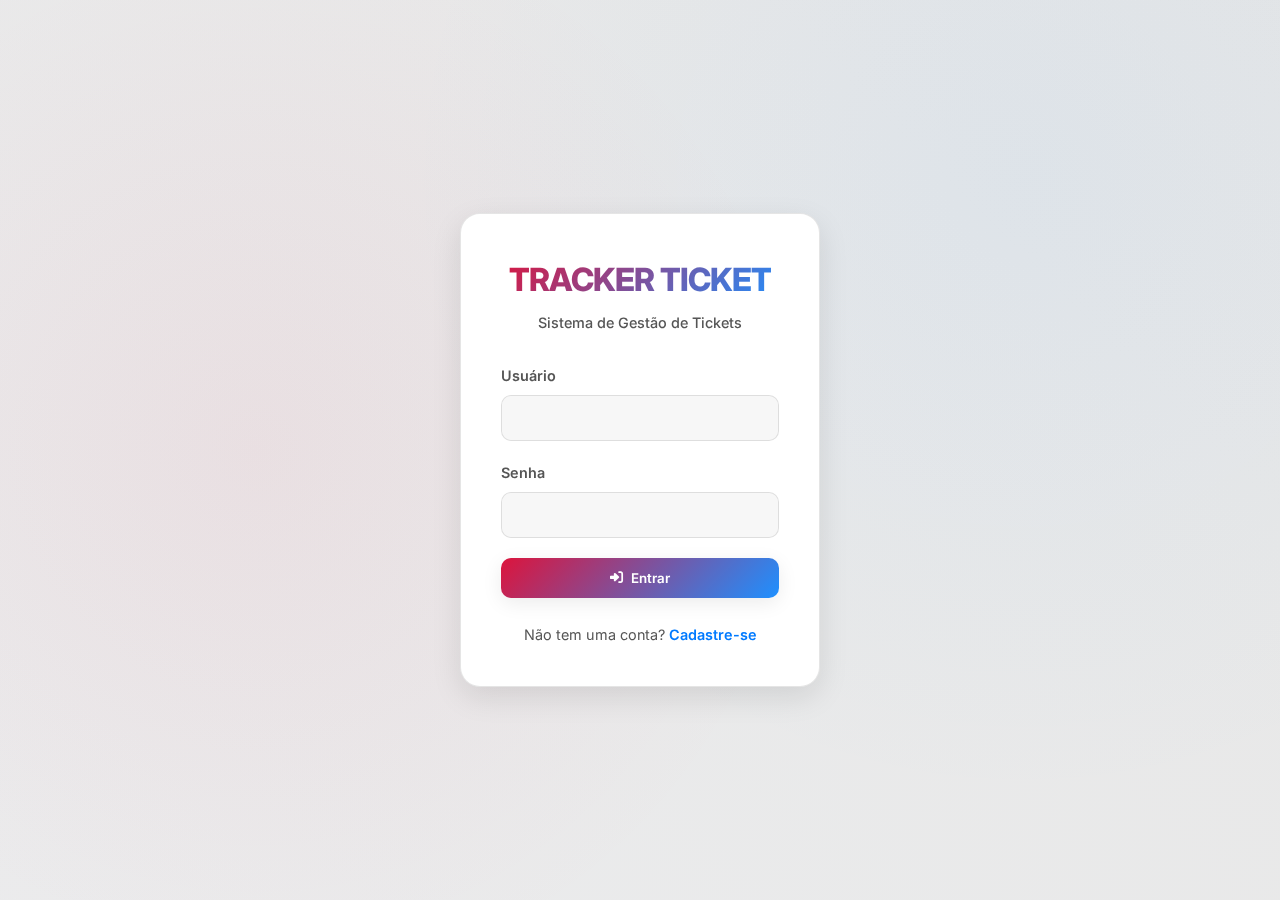
<file: login.html>
<!DOCTYPE html>
<html lang="pt-BR">
<head>
    <meta charset="UTF-8">
    <meta name="viewport" content="width=device-width, initial-scale=1.0">
    <title>TRACKER TICKET - Login</title>
    <!-- Font Inter do Google Fonts -->
    <link rel="preconnect" href="https://fonts.googleapis.com">
    <link rel="preconnect" href="https://fonts.gstatic.com" crossorigin>
    <link href="https://fonts.googleapis.com/css2?family=Inter:wght@300;400;500;600;700;800&display=swap" rel="stylesheet">
    <!-- Font Awesome para Ícones -->
    <link rel="stylesheet" href="https://cdnjs.cloudflare.com/ajax/libs/font-awesome/6.4.0/css/all.min.css">
    <!-- Link para o CSS de autenticação (VERSÃO CLARA) -->
    <link rel="stylesheet" href="auth-light.css">
</head>
<body>
    <div class="animated-bg"></div>
    <div id="loginScreen" class="auth-container">
        <div class="auth-card">
            <div class="logo">
                <h1>TRACKER TICKET</h1>
                <p>Sistema de Gestão de Tickets</p>
            </div>
            <form id="loginForm">
                <div class="form-group">
                    <label for="loginUsername">Usuário</label>
                    <input type="text" id="loginUsername" class="input-field" required>
                </div>
                <div class="form-group">
                    <label for="loginPassword">Senha</label>
                    <input type="password" id="loginPassword" class="input-field" required>
                </div>
                <button type="submit" class="btn btn-primary">
                    <i class="fas fa-sign-in-alt"></i>
                    Entrar
                </button>
            </form>
            <div id="loginMessage" class="message" style="display: none;"></div>
            <div class="auth-link">
                Não tem uma conta? <a href="register.html">Cadastre-se</a>
            </div>
        </div>
    </div>

    <!-- Link para o JavaScript de autenticação -->
    <script src="auth.js"></script>
</body>
</html>
</file>
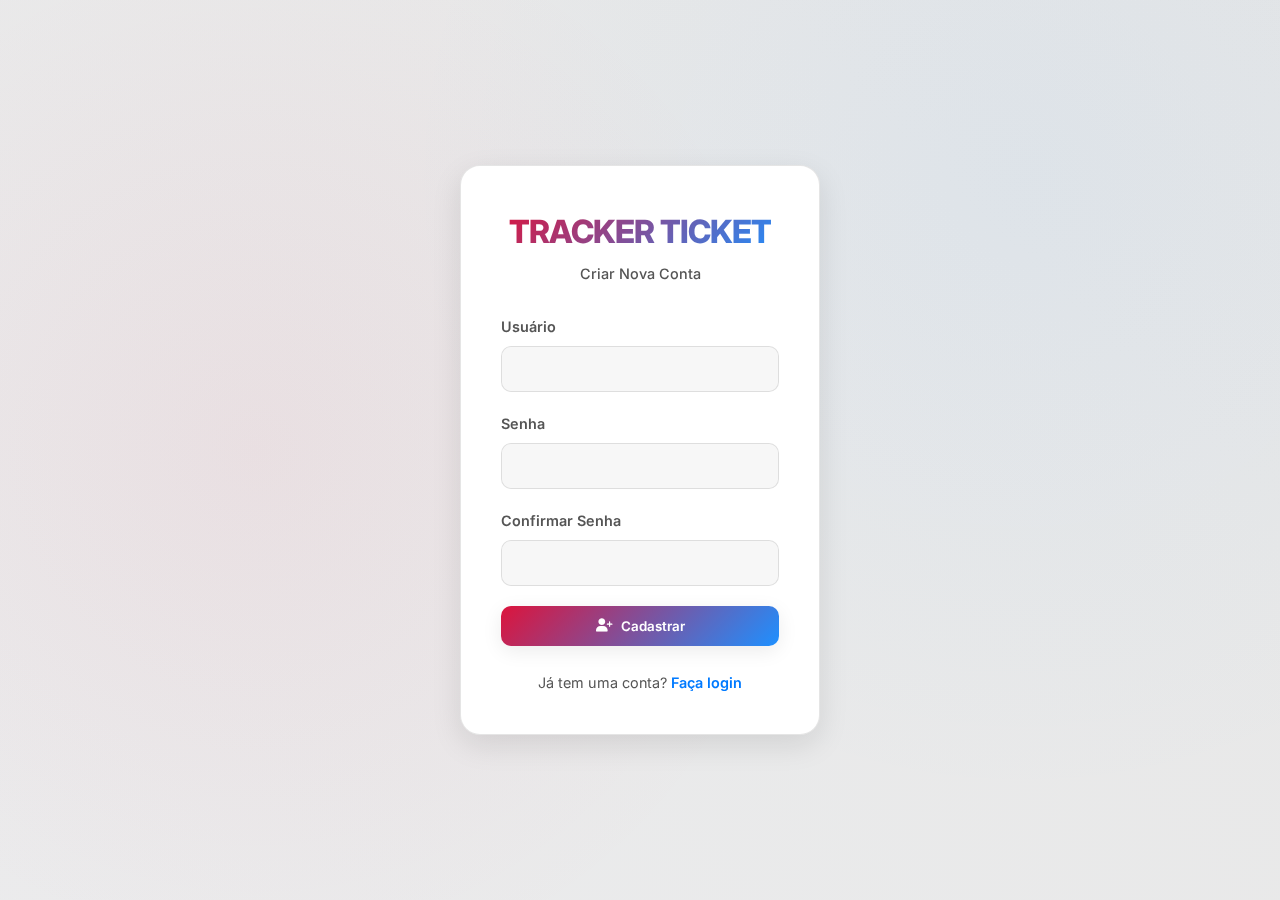
<file: register.html>
<!DOCTYPE html>
<html lang="pt-BR">
<head>
    <meta charset="UTF-8">
    <meta name="viewport" content="width=device-width, initial-scale=1.0">
    <title>TRACKER TICKET - Cadastro</title>
     <!-- Font Inter do Google Fonts -->
    <link rel="preconnect" href="https://fonts.googleapis.com">
    <link rel="preconnect" href="https://fonts.gstatic.com" crossorigin>
    <link href="https://fonts.googleapis.com/css2?family=Inter:wght@300;400;500;600;700;800&display=swap" rel="stylesheet">
    <!-- Font Awesome para Ícones -->
    <link rel="stylesheet" href="https://cdnjs.cloudflare.com/ajax/libs/font-awesome/6.4.0/css/all.min.css">
    <!-- Link para o CSS de autenticação (VERSÃO CLARA) -->
    <link rel="stylesheet" href="auth-light.css">
</head>
<body>
    <div class="animated-bg"></div>
    <div id="registerScreen" class="auth-container">
        <div class="auth-card">
            <div class="logo">
                <h1>TRACKER TICKET</h1>
                <p>Criar Nova Conta</p>
            </div>
            <form id="registerForm">
                <div class="form-group">
                    <label for="registerUsername">Usuário</label>
                    <input type="text" id="registerUsername" class="input-field" required>
                </div>
                <div class="form-group">
                    <label for="registerPassword">Senha</label>
                    <input type="password" id="registerPassword" class="input-field" required>
                </div>
                <div class="form-group">
                    <label for="confirmPassword">Confirmar Senha</label>
                    <input type="password" id="confirmPassword" class="input-field" required>
                </div>
                <button type="submit" class="btn btn-primary">
                    <i class="fas fa-user-plus"></i>
                    Cadastrar
                </button>
            </form>
            <div id="registerMessage" class="message" style="display: none;"></div>
            <div class="auth-link">
                Já tem uma conta? <a href="login.html">Faça login</a>
            </div>
        </div>
    </div>

     <!-- Link para o JavaScript de autenticação -->
    <script src="auth.js"></script>
</body>
</html>
</file>
<file: auth-light.css>
/* auth-light.css - Estilos de Autenticação (Light Mode) */

:root {
    /* Cores e Gradientes (Ajustados para Light Mode) */
    --primary-gradient: linear-gradient(135deg, #DC143C 0%, #1E90FF 100%); /* Gradiente do logo */
    --bg-primary: #f0f2f5; /* Fundo claro principal */
    --bg-secondary: #ffffff; /* Fundo do card */
    --text-primary: #1a1a1a; /* Texto principal escuro */
    --text-secondary: #555555; /* Texto secundário */
    --accent-blue: #007AFF; /* Azul vibrante */
    --accent-red: #DC143C; /* Vermelho vibrante */
    --border-subtle: rgba(0, 0, 0, 0.1); /* Borda suave (escura) */

    /* Sombras (Ajustadas para Light Mode) */
    --shadow-elevated: 0 10px 30px rgba(0, 0, 0, 0.1);
    --shadow-floating: 0 5px 20px rgba(0, 0, 0, 0.08);

    /* Espaçamento */
    --padding-base: 24px;
    --gap-base: 20px;
}

/* Reset Básico */
* {
    margin: 0;
    padding: 0;
    box-sizing: border-box;
}

body {
    font-family: 'Inter', -apple-system, BlinkMacSystemFont, sans-serif;
    background: var(--bg-primary);
    color: var(--text-primary);
    overflow: hidden; /* Esconde barras de scroll */
    line-height: 1.6;
    -webkit-font-smoothing: antialiased;
    -moz-osx-font-smoothing: grayscale;
    display: flex;
    justify-content: center;
    align-items: center;
    min-height: 100vh;
}

/* Fundo Animado (Ajustado para Light Mode - mais sutil) */
.animated-bg {
    position: fixed;
    top: 0;
    left: 0;
    width: 100%;
    height: 100%;
    z-index: -1;
    background: linear-gradient(45deg, #f0f2f5, #e8e8e8, #dddddd);
    background-size: 400% 400%;
    animation: gradientShiftLight 15s ease infinite;
}

.animated-bg::before {
    content: '';
    position: absolute;
    top: 0;
    left: 0;
    width: 100%;
    height: 100%;
    background: radial-gradient(circle at 20% 50%, rgba(220, 20, 60, 0.05) 0%, transparent 50%),
                radial-gradient(circle at 80% 20%, rgba(30, 144, 255, 0.05) 0%, transparent 50%);
    animation: float 20s ease-in-out infinite;
}

@keyframes gradientShiftLight {
    0%, 100% { background-position: 0% 50%; }
    50% { background-position: 100% 50%; }
}

@keyframes float {
    0%, 100% { transform: translateY(0px) rotate(0deg); }
    33% { transform: translateY(-10px) rotate(1deg); }
    66% { transform: translateY(5px) rotate(-0.5deg); }
}


/* Container Centralizado */
.auth-container {
    position: relative; /* Para z-index */
    z-index: 1;
    padding: 20px;
    width: 100%;
    max-width: 400px; /* Largura máxima para o card */
}

/* Card de Autenticação */
.auth-card {
    background: var(--bg-secondary); /* Fundo branco */
    border-radius: 20px;
    padding: 40px;
    text-align: center;
    box-shadow: var(--shadow-elevated); /* Sombra proeminente */
    border: 1px solid var(--border-subtle);
}

.logo {
    margin-bottom: 30px;
}

.logo h1 {
    font-size: 2rem;
    font-weight: 800;
    background: var(--primary-gradient);
    -webkit-background-clip: text;
    -webkit-text-fill-color: transparent;
    background-clip: text;
    margin-bottom: 5px;
    letter-spacing: -0.03em;
}

.logo p {
    font-size: 0.9rem;
    color: var(--text-secondary);
    font-weight: 500;
}

.form-group {
    text-align: left;
    margin-bottom: 20px;
}

.form-group label {
    display: block;
    font-size: 0.9rem;
    font-weight: 600;
    color: var(--text-secondary);
    margin-bottom: 8px;
}

.input-field {
    width: 100%;
    padding: 12px 16px;
    background: rgba(0, 0, 0, 0.03); /* Fundo levemente escuro */
    border: 1px solid var(--border-subtle);
    border-radius: 10px;
    color: var(--text-primary);
    font-size: 1rem;
    transition: all 0.3s ease;
    font-family: 'Inter', sans-serif;
}

.input-field:focus {
    outline: none;
    border-color: var(--accent-blue);
    box-shadow: 0 0 0 3px rgba(0, 122, 255, 0.1);
    background: rgba(0, 0, 0, 0.05);
}

.btn {
    width: 100%;
    padding: 12px 24px;
    border: none;
    border-radius: 10px;
    font-weight: 600;
    cursor: pointer;
    transition: all 0.3s ease;
    display: flex;
    align-items: center;
    justify-content: center;
    gap: 8px;
    font-family: 'Inter', sans-serif;
}

.btn-primary {
    background: var(--primary-gradient);
    color: white;
    box-shadow: var(--shadow-floating);
    margin-top: 10px;
}

.btn-primary:hover {
    opacity: 0.9;
    transform: translateY(-2px);
    box-shadow: var(--shadow-elevated);
}

.message {
    margin-top: 20px;
    padding: 10px;
    border-radius: 8px;
    font-size: 0.9rem;
    font-weight: 500;
}

.message.success {
    background: rgba(52, 199, 89, 0.15);
    color: var(--accent-green);
    border: 1px solid rgba(52, 199, 89, 0.2);
}

.message.error {
    background: rgba(220, 20, 60, 0.15);
    color: var(--accent-red);
    border: 1px solid rgba(220, 20, 60, 0.2);
}

.auth-link {
    margin-top: 25px;
    font-size: 0.9rem;
    color: var(--text-secondary);
}

.auth-link a {
    color: var(--accent-blue);
    text-decoration: none;
    font-weight: 600;
    transition: color 0.2s ease;
}

.auth-link a:hover {
    text-decoration: underline;
}
</file>
